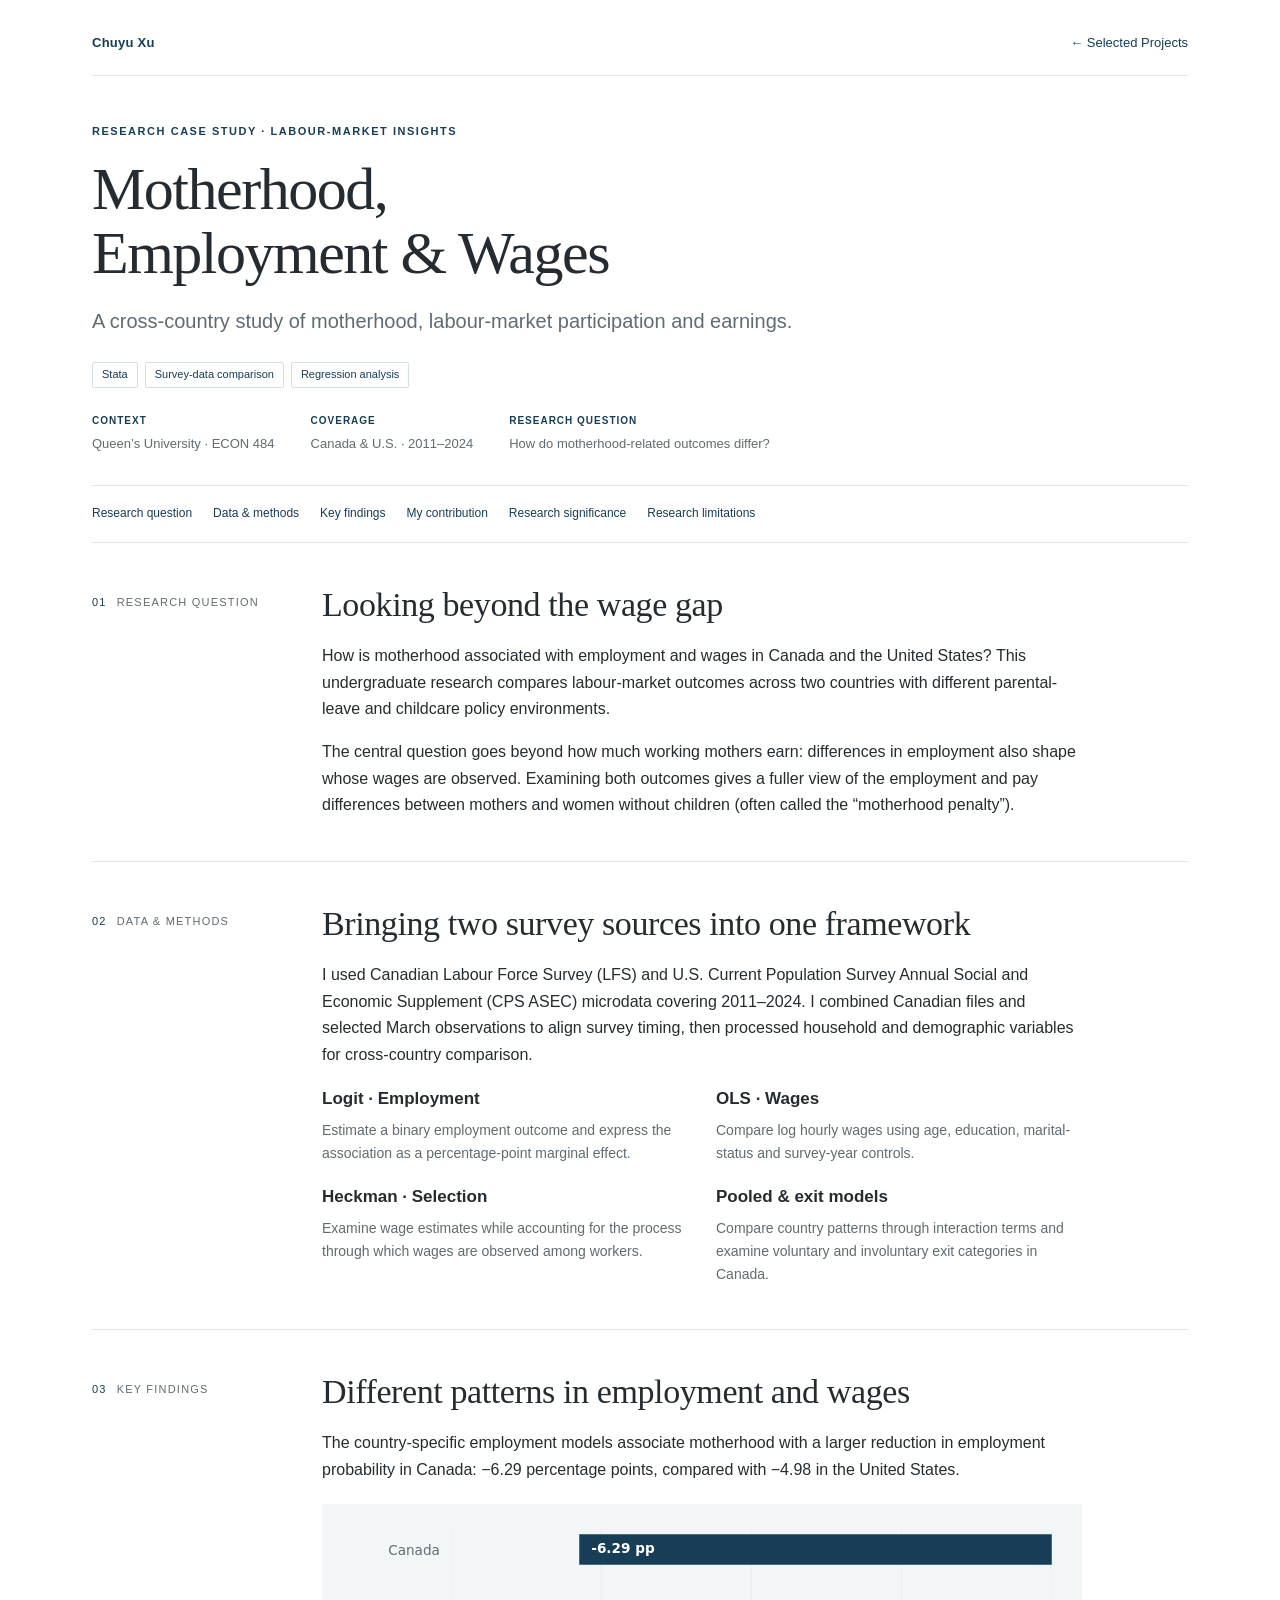
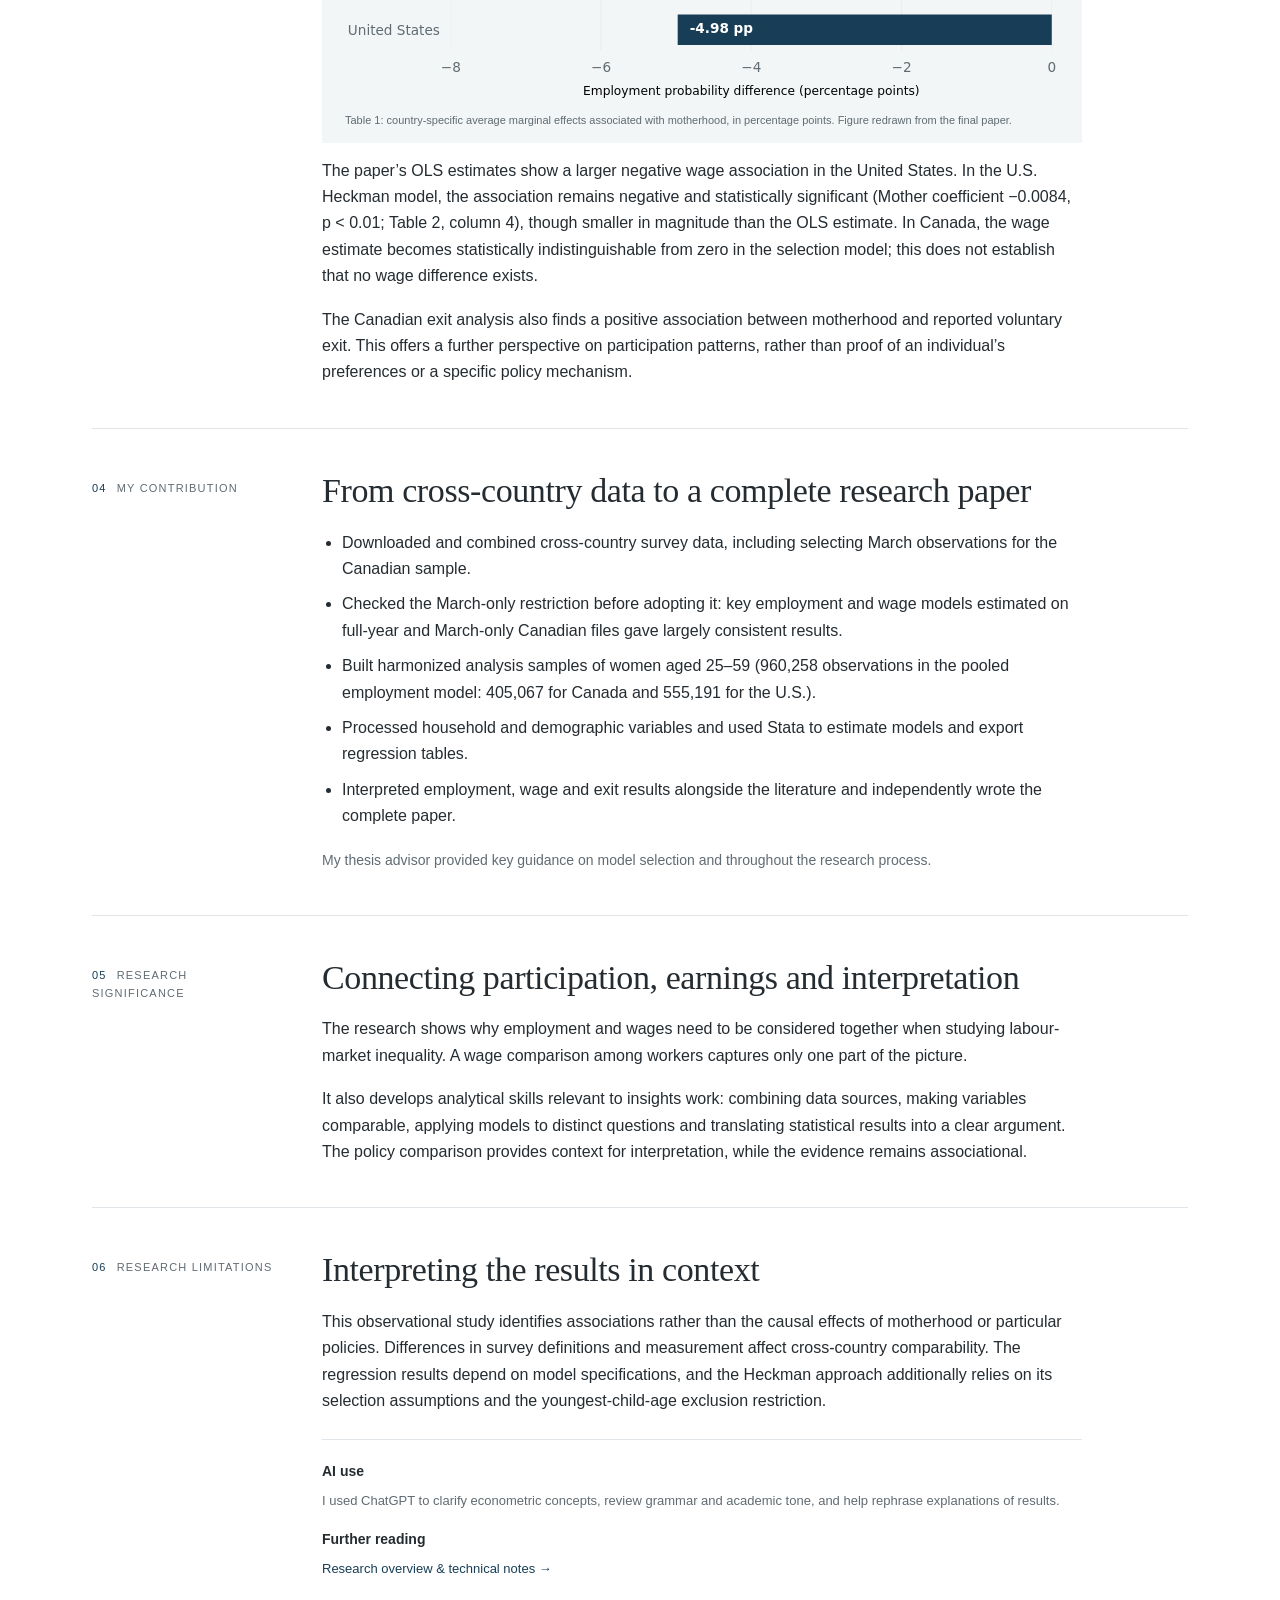
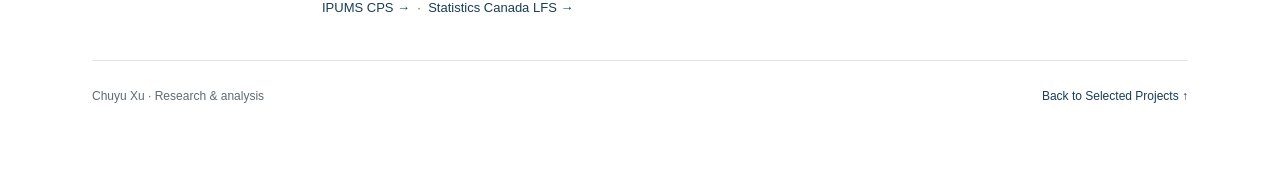
<file: projects/motherhood-penalty/index.html>
<!doctype html><html lang="en"><head><meta charset="utf-8"><meta name="viewport" content="width=device-width,initial-scale=1"><meta name="description" content="A research case study comparing motherhood-related employment and wage patterns in Canada and the United States."><title>Motherhood, Employment &amp; Wages | Chuyu Xu</title><link rel="stylesheet" href="../../styles.css"></head><body><main class="case-shell">
<nav class="case-nav" aria-label="Portfolio"><a class="brand" href="../../index.html">Chuyu Xu</a><a href="../../index.html#projects">← Selected Projects</a></nav>
<header class="case-hero"><div class="eyebrow">Research case study · Labour-market insights</div><h1>Motherhood,<br>Employment &amp; Wages</h1><p class="lede">A cross-country study of motherhood, labour-market participation and earnings.</p><div class="tags"><span class="tag">Stata</span><span class="tag">Survey-data comparison</span><span class="tag">Regression analysis</span></div><div class="project-meta"><div><strong>Context</strong>Queen’s University · ECON 484</div><div><strong>Coverage</strong>Canada &amp; U.S. · 2011–2024</div><div><strong>Research question</strong>How do motherhood-related outcomes differ?</div></div></header>
<nav class="jump-nav" aria-label="Case sections"><a href="#overview">Research question</a><a href="#approach">Data &amp; methods</a><a href="#findings">Key findings</a><a href="#contribution">My contribution</a><a href="#implications">Research significance</a><a href="#limitations">Research limitations</a></nav><section class="case-section" id="overview"><div class="section-label"><span>01</span>Research question</div><div class="section-body"><h2>Looking beyond the wage gap</h2><p>How is motherhood associated with employment and wages in Canada and the United States? This undergraduate research compares labour-market outcomes across two countries with different parental-leave and childcare policy environments.</p><p>The central question goes beyond how much working mothers earn: differences in employment also shape whose wages are observed. Examining both outcomes gives a fuller view of the employment and pay differences between mothers and women without children (often called the “motherhood penalty”).</p></div></section><section class="case-section" id="approach"><div class="section-label"><span>02</span>Data &amp; methods</div><div class="section-body"><h2>Bringing two survey sources into one framework</h2><p>I used Canadian Labour Force Survey (LFS) and U.S. Current Population Survey Annual Social and Economic Supplement (CPS ASEC) microdata covering 2011–2024. I combined Canadian files and selected March observations to align survey timing, then processed household and demographic variables for cross-country comparison.</p><div class="method-grid"><div><h3>Logit · Employment</h3><p>Estimate a binary employment outcome and express the association as a percentage-point marginal effect.</p></div><div><h3>OLS · Wages</h3><p>Compare log hourly wages using age, education, marital-status and survey-year controls.</p></div><div><h3>Heckman · Selection</h3><p>Examine wage estimates while accounting for the process through which wages are observed among workers.</p></div><div><h3>Pooled &amp; exit models</h3><p>Compare country patterns through interaction terms and examine voluntary and involuntary exit categories in Canada.</p></div></div></div></section><section class="case-section" id="findings"><div class="section-label"><span>03</span>Key findings</div><div class="section-body"><h2>Different patterns in employment and wages</h2><p>The country-specific employment models associate motherhood with a larger reduction in employment probability in Canada: −6.29 percentage points, compared with −4.98 in the United States.</p><figure class="chart"><picture><source media="(max-width: 580px)" srcset="employment-associations-mobile.svg"><img src="employment-associations.svg" alt="Employment associations: Canada minus 6.29 percentage points; United States minus 4.98 percentage points."></picture><figcaption>Table 1: country-specific average marginal effects associated with motherhood, in percentage points. Figure redrawn from the final paper.</figcaption></figure><p>The paper’s OLS estimates show a larger negative wage association in the United States. In the U.S. Heckman model, the association remains negative and statistically significant (Mother coefficient −0.0084, p &lt; 0.01; Table 2, column 4), though smaller in magnitude than the OLS estimate. In Canada, the wage estimate becomes statistically indistinguishable from zero in the selection model; this does not establish that no wage difference exists.</p><p>The Canadian exit analysis also finds a positive association between motherhood and reported voluntary exit. This offers a further perspective on participation patterns, rather than proof of an individual’s preferences or a specific policy mechanism.</p></div></section><section class="case-section" id="contribution"><div class="section-label"><span>04</span>My contribution</div><div class="section-body"><h2>From cross-country data to a complete research paper</h2><ul><li>Downloaded and combined cross-country survey data, including selecting March observations for the Canadian sample.</li><li>Checked the March-only restriction before adopting it: key employment and wage models estimated on full-year and March-only Canadian files gave largely consistent results.</li><li>Built harmonized analysis samples of women aged 25–59 (960,258 observations in the pooled employment model: 405,067 for Canada and 555,191 for the U.S.).</li><li>Processed household and demographic variables and used Stata to estimate models and export regression tables.</li><li>Interpreted employment, wage and exit results alongside the literature and independently wrote the complete paper.</li></ul><p class="finding-note" style="margin-top:20px">My thesis advisor provided key guidance on model selection and throughout the research process.</p></div></section><section class="case-section" id="implications"><div class="section-label"><span>05</span>Research significance</div><div class="section-body"><h2>Connecting participation, earnings and interpretation</h2><p>The research shows why employment and wages need to be considered together when studying labour-market inequality. A wage comparison among workers captures only one part of the picture.</p><p>It also develops analytical skills relevant to insights work: combining data sources, making variables comparable, applying models to distinct questions and translating statistical results into a clear argument. The policy comparison provides context for interpretation, while the evidence remains associational.</p></div></section><section class="case-section" id="limitations"><div class="section-label"><span>06</span>Research limitations</div><div class="section-body"><h2>Interpreting the results in context</h2><p>This observational study identifies associations rather than the causal effects of motherhood or particular policies. Differences in survey definitions and measurement affect cross-country comparability. The regression results depend on model specifications, and the Heckman approach additionally relies on its selection assumptions and the youngest-child-age exclusion restriction.</p><div class="disclosure"><h3>AI use</h3><p>I used ChatGPT to clarify econometric concepts, review grammar and academic tone, and help rephrase explanations of results.</p><h3>Further reading</h3><p><a href="https://github.com/chuyu-xu/chuyu-xu.github.io/blob/main/projects/motherhood-penalty/README.md">Research overview &amp; technical notes →</a></p><p><a href="https://cps.ipums.org/cps/">IPUMS CPS →</a> &nbsp;·&nbsp; <a href="https://www150.statcan.gc.ca/n1/pub/71m0001x/71m0001x2021001-eng.htm">Statistics Canada LFS →</a></p></div></div></section><footer class="case-footer"><span>Chuyu Xu · Research &amp; analysis</span><a href="../../index.html#projects">Back to Selected Projects ↑</a></footer></main></body></html>
</file>
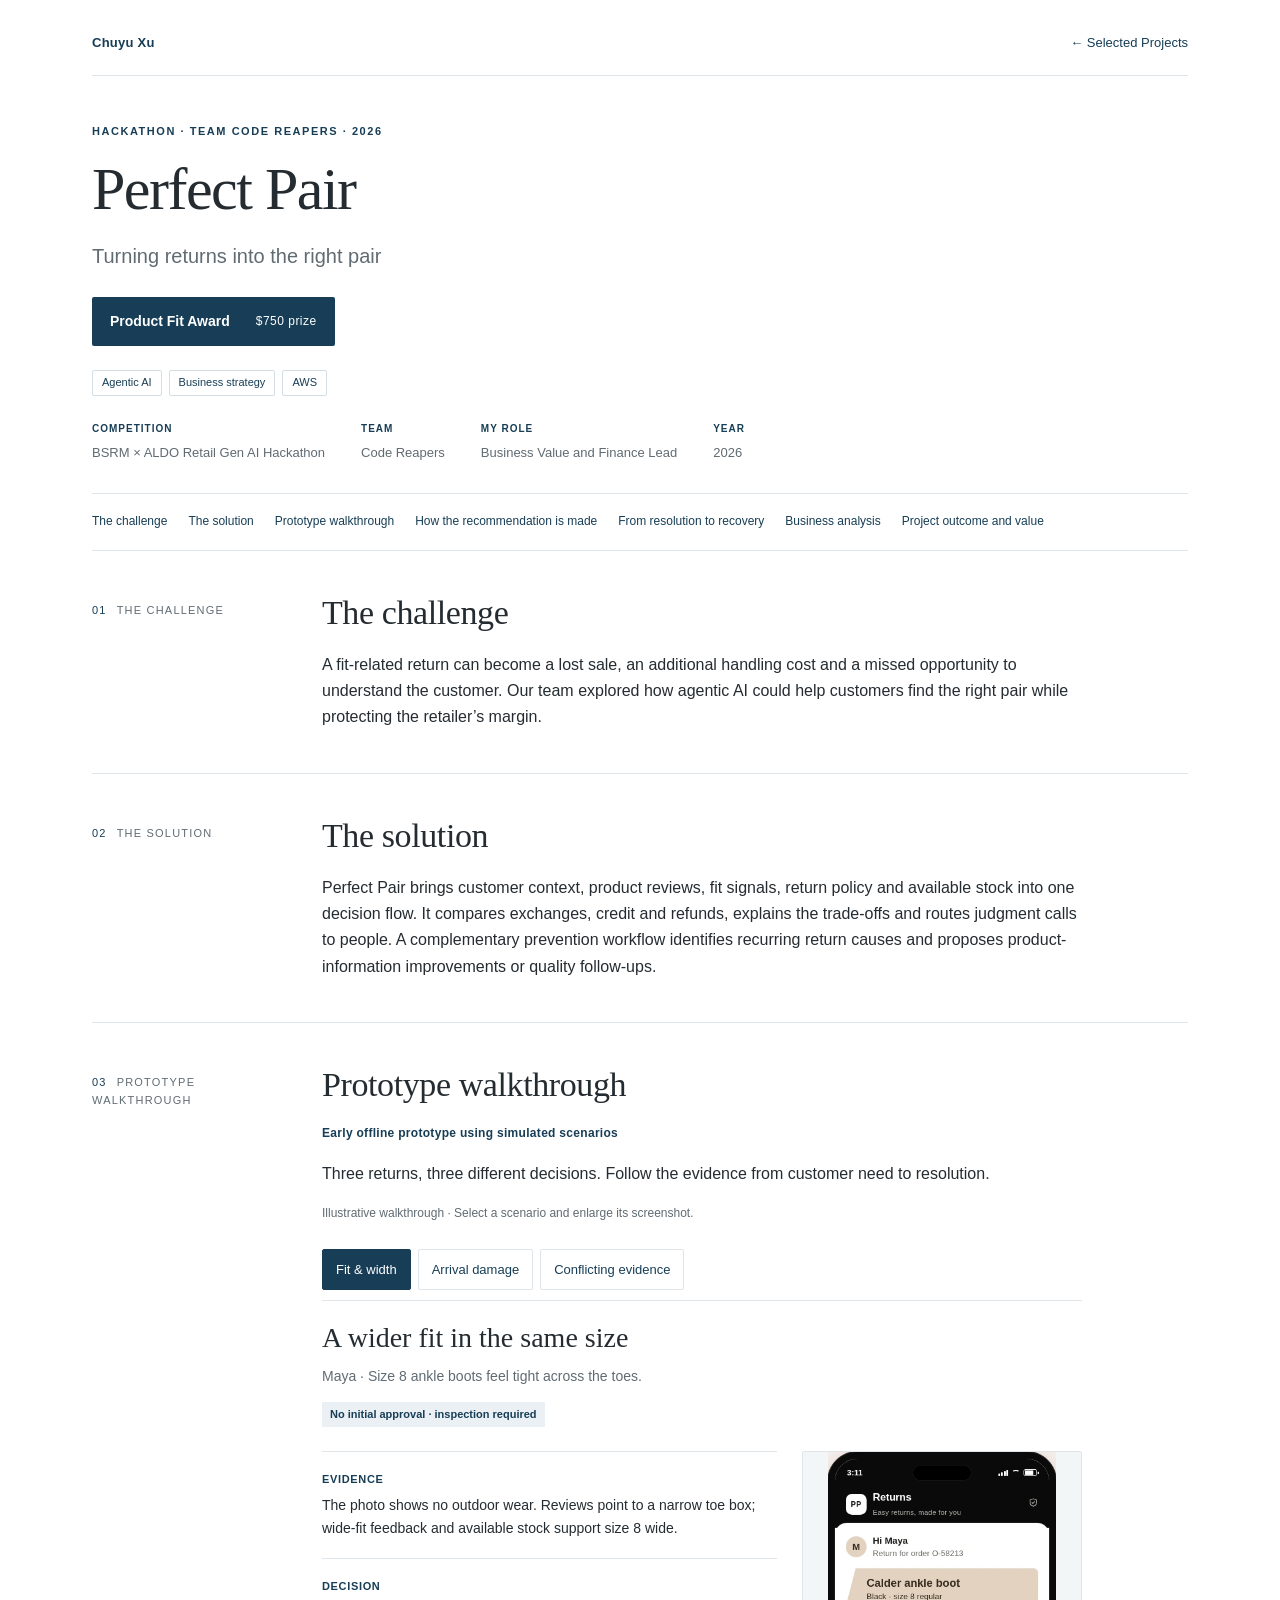
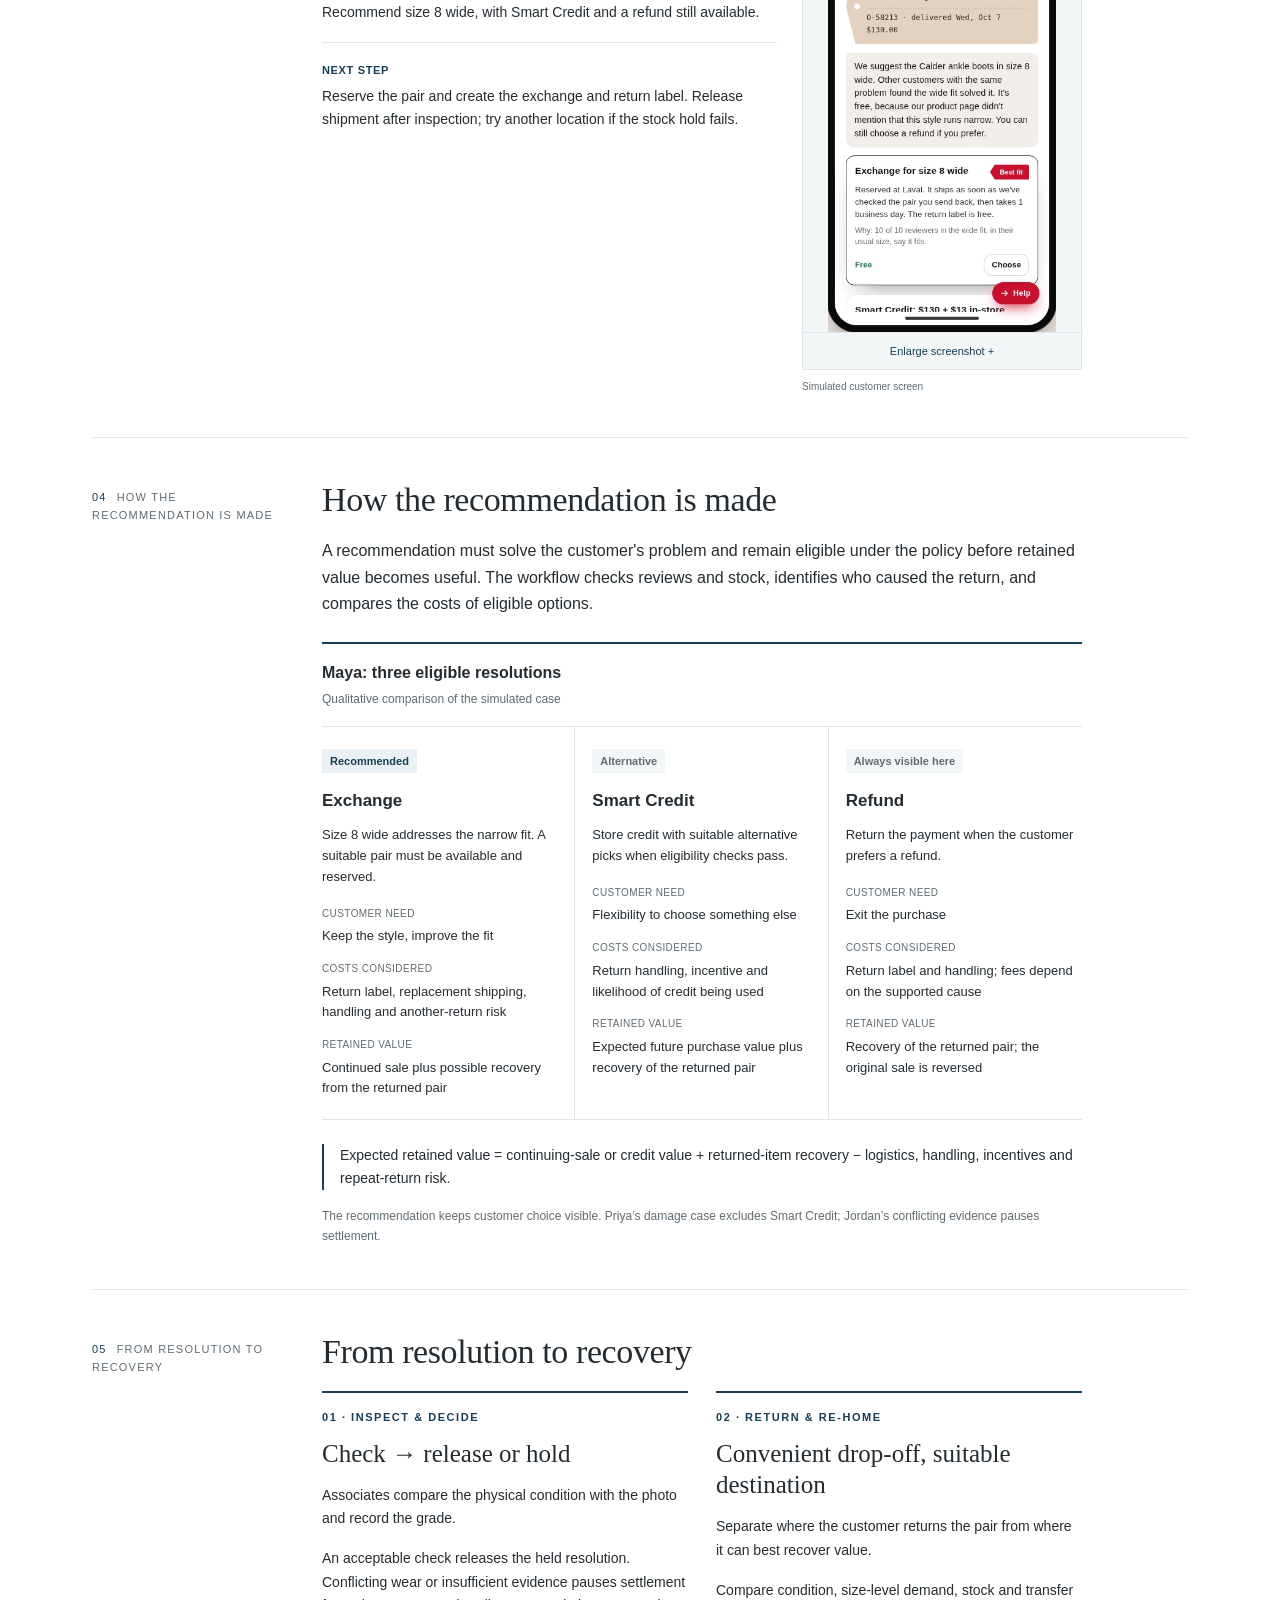
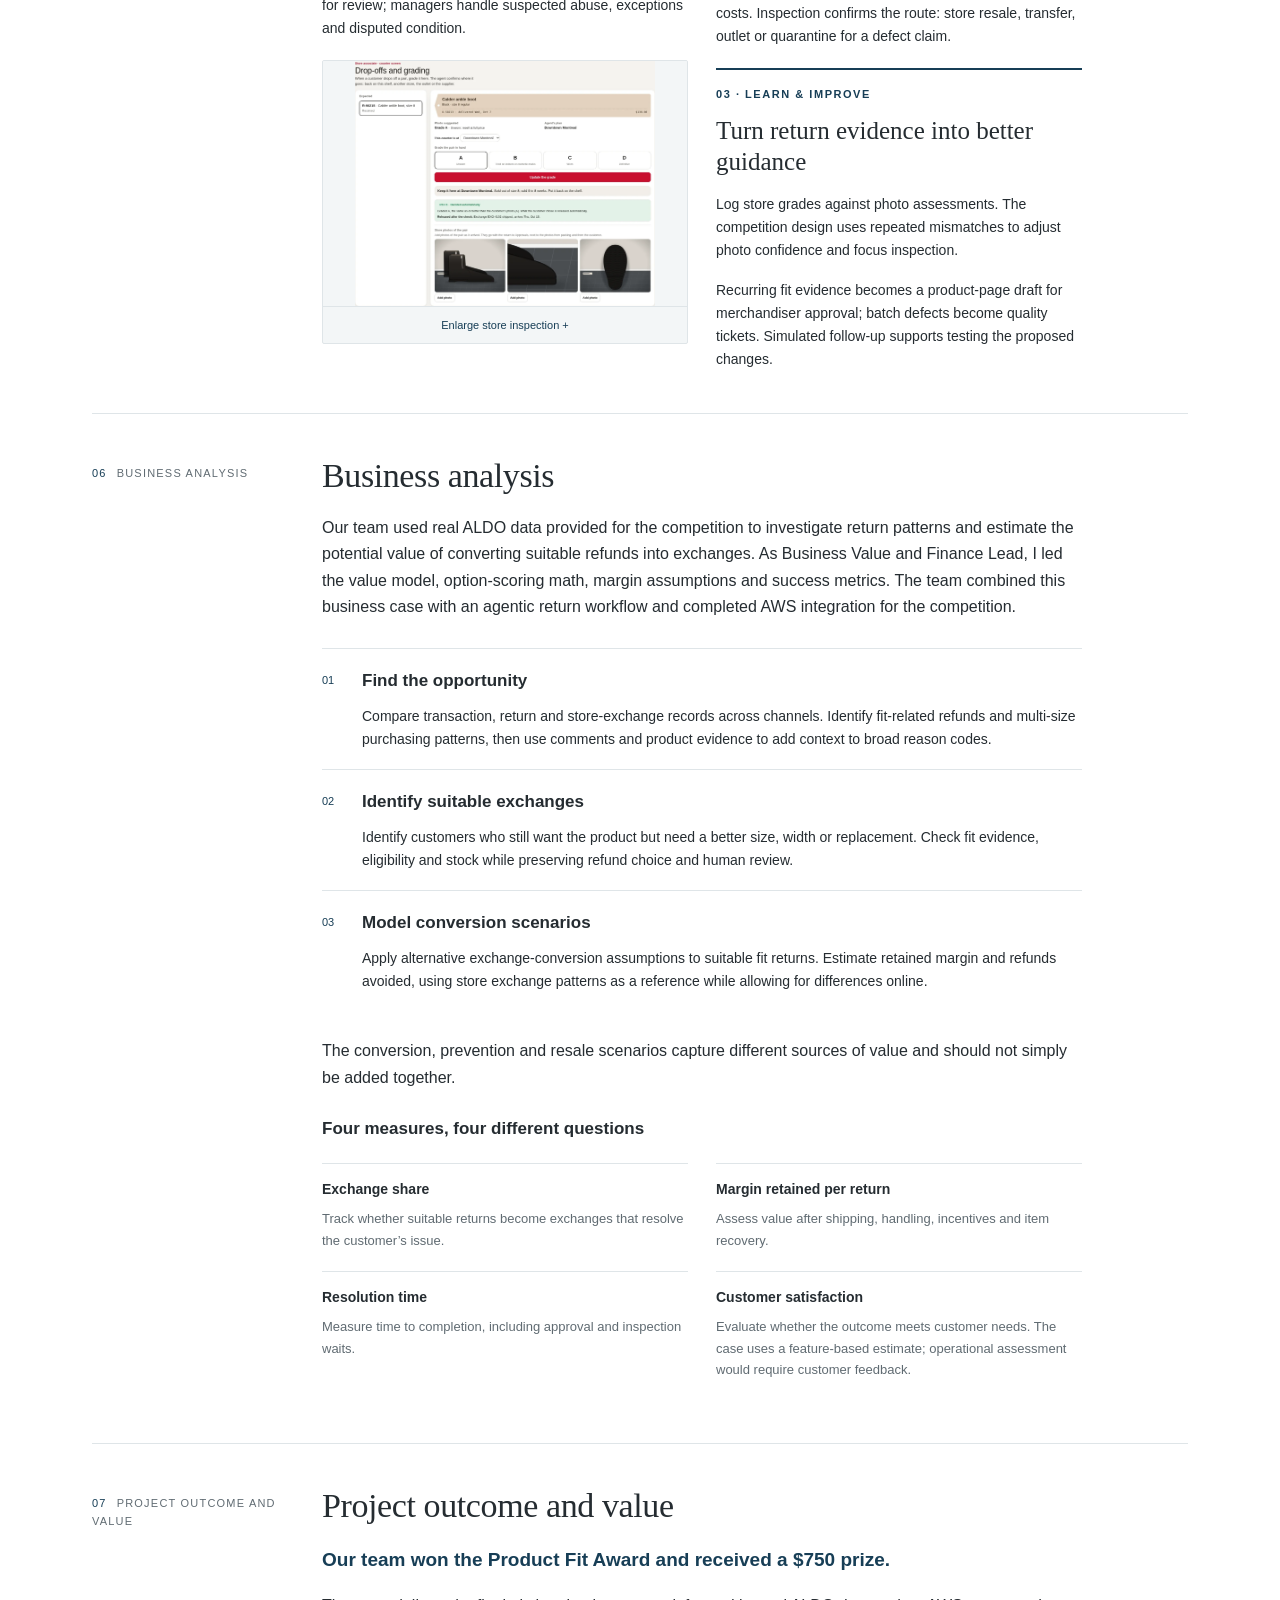
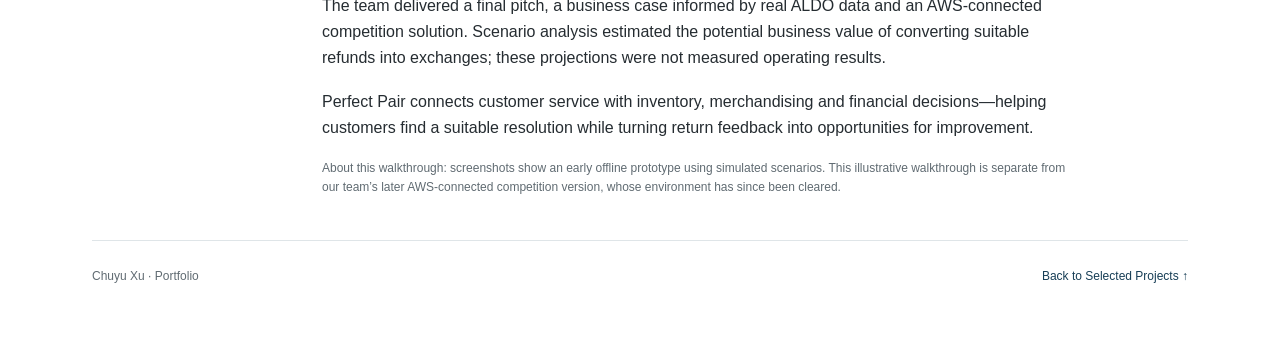
<file: projects/perfect-pair/index.html>
<!doctype html><html lang="en"><head><meta charset="utf-8"><meta name="viewport" content="width=device-width,initial-scale=1"><title>Perfect Pair | Chuyu Xu</title><link rel="stylesheet" href="../../styles.css"><link rel="stylesheet" href="perfect-pair.css"></head><body><main class="case-shell"><nav class="case-nav"><a class="brand" href="../../index.html">Chuyu Xu</a><a href="../../index.html#projects">← Selected Projects</a></nav><header class="case-hero"><div class="eyebrow">Hackathon · Team Code Reapers · 2026</div><h1>Perfect Pair</h1><p class="lede">Turning returns into the right pair</p><div class="pair-award"><span>Product Fit Award</span><strong>$750 prize</strong></div><div class="tags"><span class="tag">Agentic AI</span><span class="tag">Business strategy</span><span class="tag">AWS</span></div><div class="project-meta"><div><strong>Competition</strong>BSRM × ALDO Retail Gen AI Hackathon</div><div><strong>Team</strong>Code Reapers</div><div><strong>My role</strong>Business Value and Finance Lead</div><div><strong>Year</strong>2026</div></div></header><nav class="jump-nav" aria-label="Case sections"><a href="#challenge">The challenge</a><a href="#solution">The solution</a><a href="#prototype">Prototype walkthrough</a><a href="#decision">How the recommendation is made</a><a href="#operations">From resolution to recovery</a><a href="#business-case">Business analysis</a><a href="#outcome">Project outcome and value</a></nav><section class="case-section" id="challenge"><div class="section-label"><span>01</span>The challenge</div><div class="section-body"><h2>The challenge</h2><p>A fit-related return can become a lost sale, an additional handling cost and a missed opportunity to understand the customer. Our team explored how agentic AI could help customers find the right pair while protecting the retailer’s margin.</p></div></section><section class="case-section" id="solution"><div class="section-label"><span>02</span>The solution</div><div class="section-body"><h2>The solution</h2><p>Perfect Pair brings customer context, product reviews, fit signals, return policy and available stock into one decision flow. It compares exchanges, credit and refunds, explains the trade-offs and routes judgment calls to people. A complementary prevention workflow identifies recurring return causes and proposes product-information improvements or quality follow-ups.</p></div></section><section class="case-section" id="prototype"><div class="section-label"><span>03</span>Prototype walkthrough</div><div class="section-body"><h2>Prototype walkthrough</h2><p class="source-label">Early offline prototype using simulated scenarios</p><p>Three returns, three different decisions. Follow the evidence from customer need to resolution.</p><p class="micro">Illustrative walkthrough · Select a scenario and enlarge its screenshot.</p><div class="scenario-tabs" role="tablist" aria-label="Return scenarios"><button id="tab-maya" role="tab" aria-selected="true" aria-controls="scenario-panel" tabindex="0" data-scenario="maya">Fit & width</button><button id="tab-priya" role="tab" aria-selected="false" aria-controls="scenario-panel" tabindex="-1" data-scenario="priya">Arrival damage</button><button id="tab-jordan" role="tab" aria-selected="false" aria-controls="scenario-panel" tabindex="-1" data-scenario="jordan">Conflicting evidence</button></div><div id="scenario-panel" role="tabpanel" aria-labelledby="tab-maya" tabindex="0"></div><noscript><p>Enable JavaScript to switch scenarios. Maya: wide-fit exchange; Priya: damaged-arrival replacement; Jordan: settlement paused for human review.</p></noscript></div></section><section class="case-section" id="decision"><div class="section-label"><span>04</span>How the recommendation is made</div><div class="section-body"><h2>How the recommendation is made</h2><p>A recommendation must solve the customer's problem and remain eligible under the policy before retained value becomes useful. The workflow checks reviews and stock, identifies who caused the return, and compares the costs of eligible options.</p><div class="comparison" role="region" aria-label="Maya option comparison"><div class="comparison-heading"><strong>Maya: three eligible resolutions</strong><span class="micro">Qualitative comparison of the simulated case</span></div><div class="compare-grid"><article><span class="pill">Recommended</span><h3>Exchange</h3><p>Size 8 wide addresses the narrow fit. A suitable pair must be available and reserved.</p><dl><dt>Customer need</dt><dd>Keep the style, improve the fit</dd><dt>Costs considered</dt><dd>Return label, replacement shipping, handling and another-return risk</dd><dt>Retained value</dt><dd>Continued sale plus possible recovery from the returned pair</dd></dl></article><article><span class="pill muted-pill">Alternative</span><h3>Smart Credit</h3><p>Store credit with suitable alternative picks when eligibility checks pass.</p><dl><dt>Customer need</dt><dd>Flexibility to choose something else</dd><dt>Costs considered</dt><dd>Return handling, incentive and likelihood of credit being used</dd><dt>Retained value</dt><dd>Expected future purchase value plus recovery of the returned pair</dd></dl></article><article><span class="pill muted-pill">Always visible here</span><h3>Refund</h3><p>Return the payment when the customer prefers a refund.</p><dl><dt>Customer need</dt><dd>Exit the purchase</dd><dt>Costs considered</dt><dd>Return label and handling; fees depend on the supported cause</dd><dt>Retained value</dt><dd>Recovery of the returned pair; the original sale is reversed</dd></dl></article></div></div><p class="formula">Expected retained value = continuing-sale or credit value + returned-item recovery − logistics, handling, incentives and repeat-return risk.</p><p class="micro">The recommendation keeps customer choice visible. Priya’s damage case excludes Smart Credit; Jordan’s conflicting evidence pauses settlement.</p></div></section><section class="case-section" id="operations"><div class="section-label"><span>05</span>From resolution to recovery</div><div class="section-body"><h2>From resolution to recovery</h2><div class="recovery-cards"><article><div class="eyebrow">01 · Inspect &amp; decide</div><h3>Check → release or hold</h3><p>Associates compare the physical condition with the photo and record the grade.</p><p>An acceptable check releases the held resolution. Conflicting wear or insufficient evidence pauses settlement for review; managers handle suspected abuse, exceptions and disputed condition.</p><button class="image-button wide-shot" data-zoom="assets/store-inspection.webp" aria-label="Enlarge simulated store inspection screenshot"><img src="assets/store-inspection.webp" alt="Simulated store inspection: condition grading and release after the quality check." loading="lazy"><span>Enlarge store inspection +</span></button></article><article><div class="eyebrow">02 · Return &amp; re-home</div><h3>Convenient drop-off, suitable destination</h3><p>Separate where the customer returns the pair from where it can best recover value.</p><p>Compare condition, size-level demand, stock and transfer costs. Inspection confirms the route: store resale, transfer, outlet or quarantine for a defect claim.</p></article><article><div class="eyebrow">03 · Learn &amp; improve</div><h3>Turn return evidence into better guidance</h3><p>Log store grades against photo assessments. The competition design uses repeated mismatches to adjust photo confidence and focus inspection.</p><p>Recurring fit evidence becomes a product-page draft for merchandiser approval; batch defects become quality tickets. Simulated follow-up supports testing the proposed changes.</p></article></div></div></section><section class="case-section" id="business-case"><div class="section-label"><span>06</span>Business analysis</div><div class="section-body"><h2>Business analysis</h2><p>Our team used real ALDO data provided for the competition to investigate return patterns and estimate the potential value of converting suitable refunds into exchanges. As Business Value and Finance Lead, I led the value model, option-scoring math, margin assumptions and success metrics. The team combined this business case with an agentic return workflow and completed AWS integration for the competition.</p><div class="analysis-steps"><article><span>01</span><h3>Find the opportunity</h3><p>Compare transaction, return and store-exchange records across channels. Identify fit-related refunds and multi-size purchasing patterns, then use comments and product evidence to add context to broad reason codes.</p></article><article><span>02</span><h3>Identify suitable exchanges</h3><p>Identify customers who still want the product but need a better size, width or replacement. Check fit evidence, eligibility and stock while preserving refund choice and human review.</p></article><article><span>03</span><h3>Model conversion scenarios</h3><p>Apply alternative exchange-conversion assumptions to suitable fit returns. Estimate retained margin and refunds avoided, using store exchange patterns as a reference while allowing for differences online.</p></article></div><p>The conversion, prevention and resale scenarios capture different sources of value and should not simply be added together.</p><h3>Four measures, four different questions</h3><div class="metric-grid"><article><h4>Exchange share</h4><p>Track whether suitable returns become exchanges that resolve the customer’s issue.</p></article><article><h4>Margin retained per return</h4><p>Assess value after shipping, handling, incentives and item recovery.</p></article><article><h4>Resolution time</h4><p>Measure time to completion, including approval and inspection waits.</p></article><article><h4>Customer satisfaction</h4><p>Evaluate whether the outcome meets customer needs. The case uses a feature-based estimate; operational assessment would require customer feedback.</p></article></div></div></section><section class="case-section" id="outcome"><div class="section-label"><span>07</span>Project outcome and value</div><div class="section-body"><h2>Project outcome and value</h2><p class="pair-award-statement">Our team won the Product Fit Award and received a $750 prize.</p><p>The team delivered a final pitch, a business case informed by real ALDO data and an AWS-connected competition solution. Scenario analysis estimated the potential business value of converting suitable refunds into exchanges; these projections were not measured operating results.</p><p>Perfect Pair connects customer service with inventory, merchandising and financial decisions—helping customers find a suitable resolution while turning return feedback into opportunities for improvement.</p><p class="micro">About this walkthrough: screenshots show an early offline prototype using simulated scenarios. This illustrative walkthrough is separate from our team’s later AWS-connected competition version, whose environment has since been cleared.</p></div></section><footer class="case-footer"><span>Chuyu Xu · Portfolio</span><a href="../../index.html#projects">Back to Selected Projects ↑</a></footer></main><dialog id="image-viewer" aria-label="Enlarged prototype screenshot"><button id="close-viewer" aria-label="Close enlarged image">Close ×</button><img id="large-image" alt=""><p>Early offline prototype using simulated scenarios</p></dialog><script src="walkthrough.js"></script></body></html>
</file>
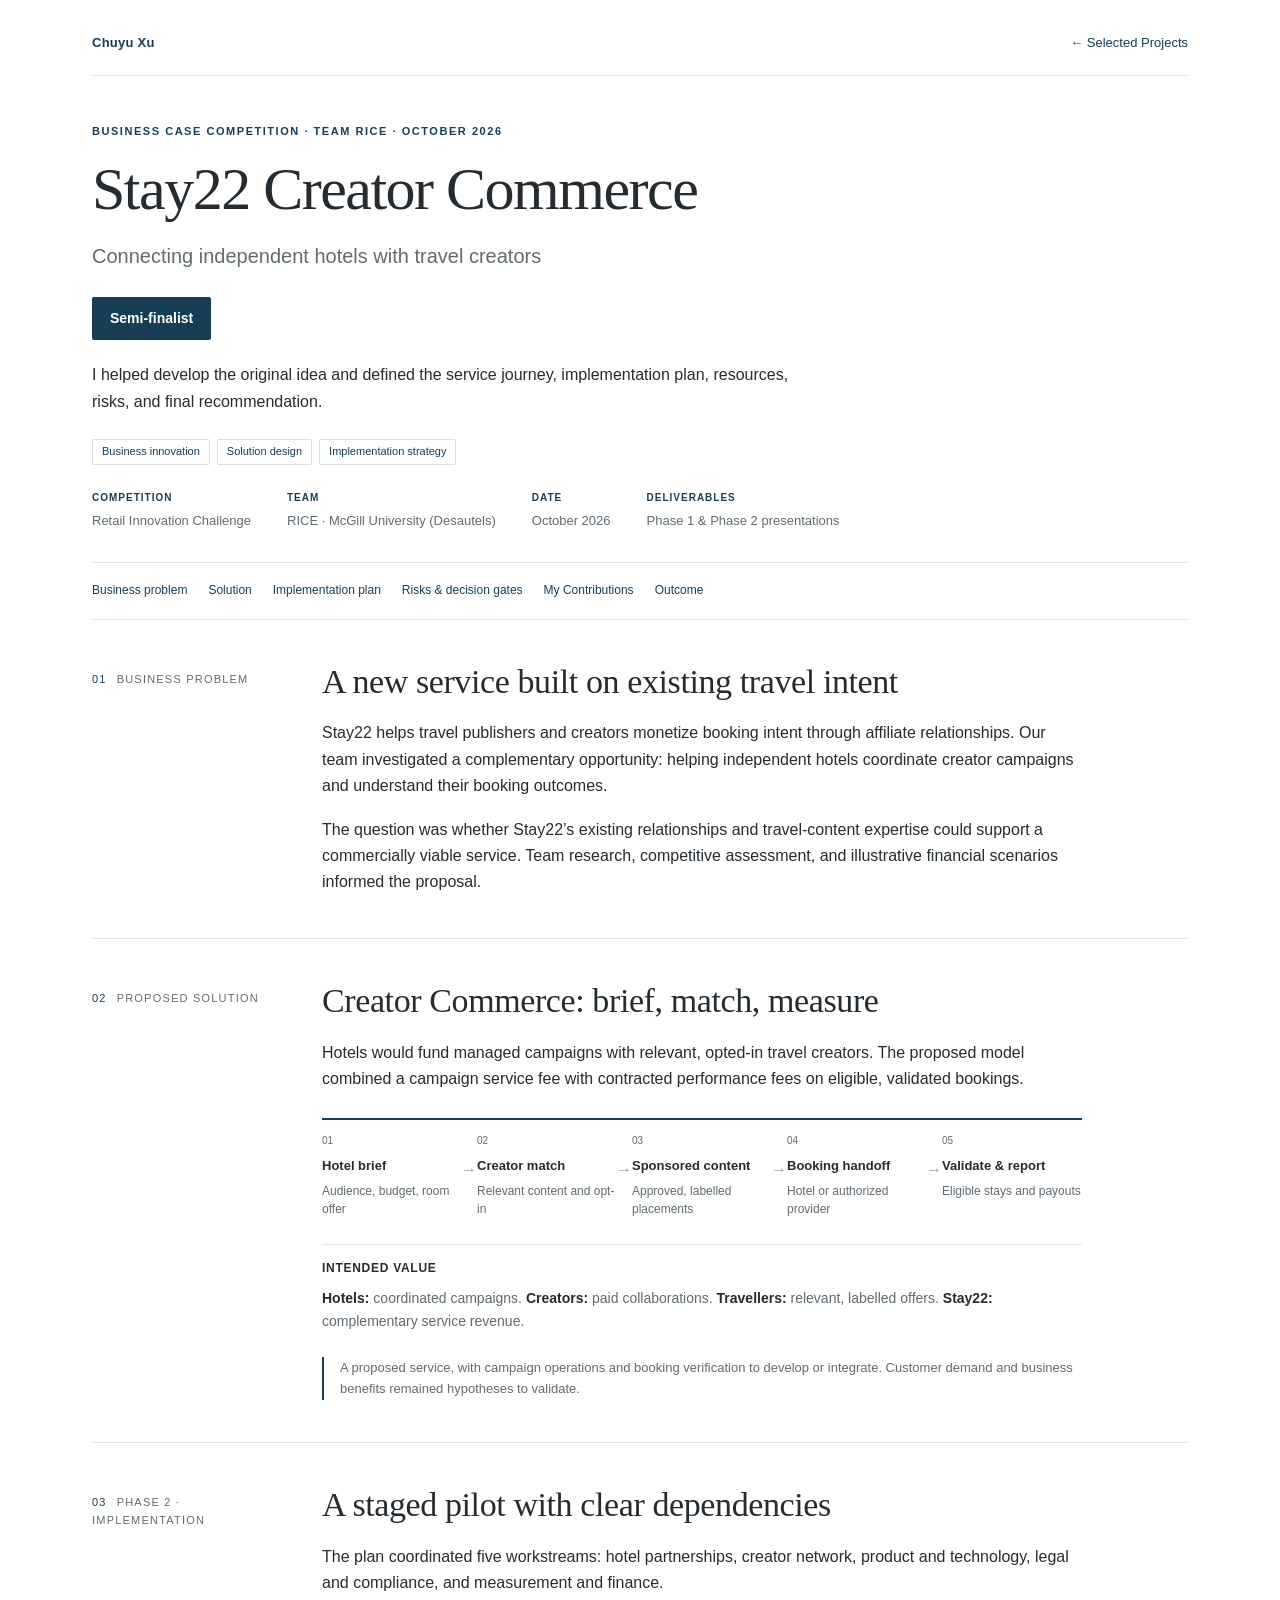
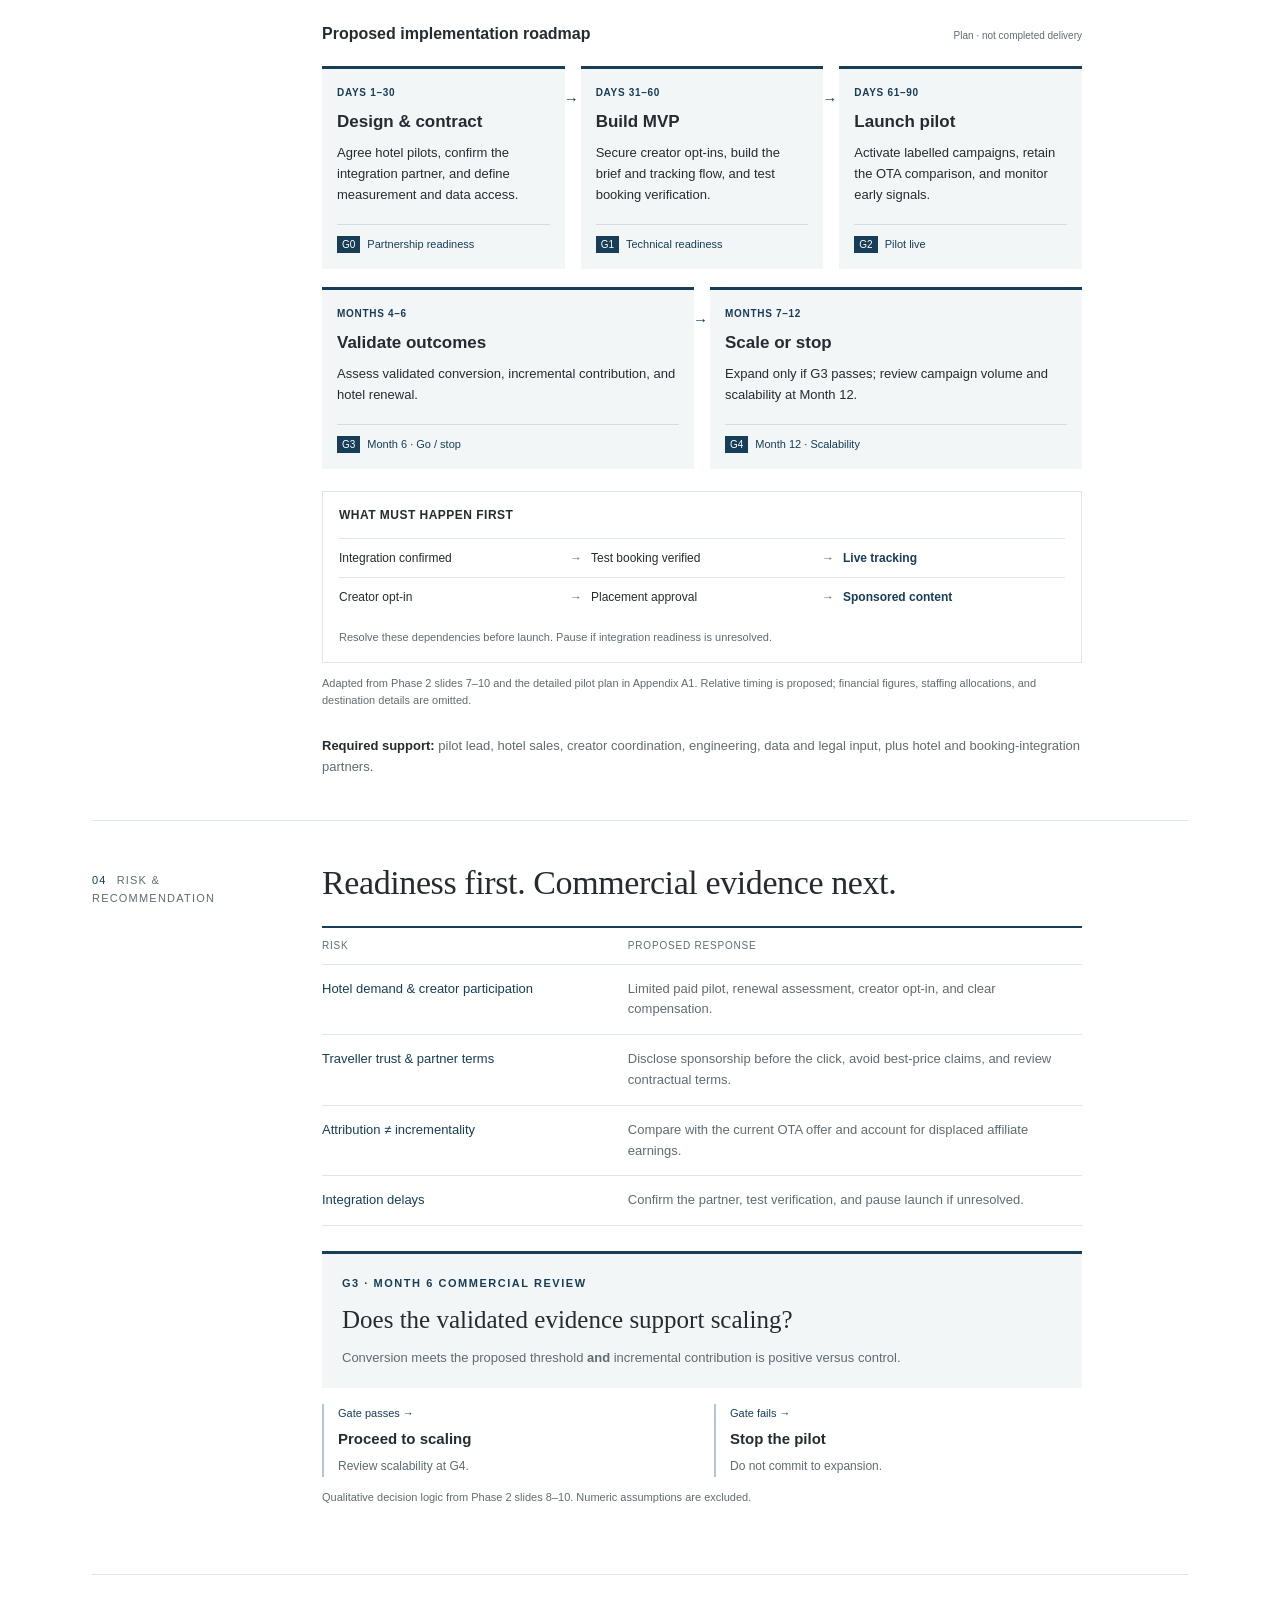
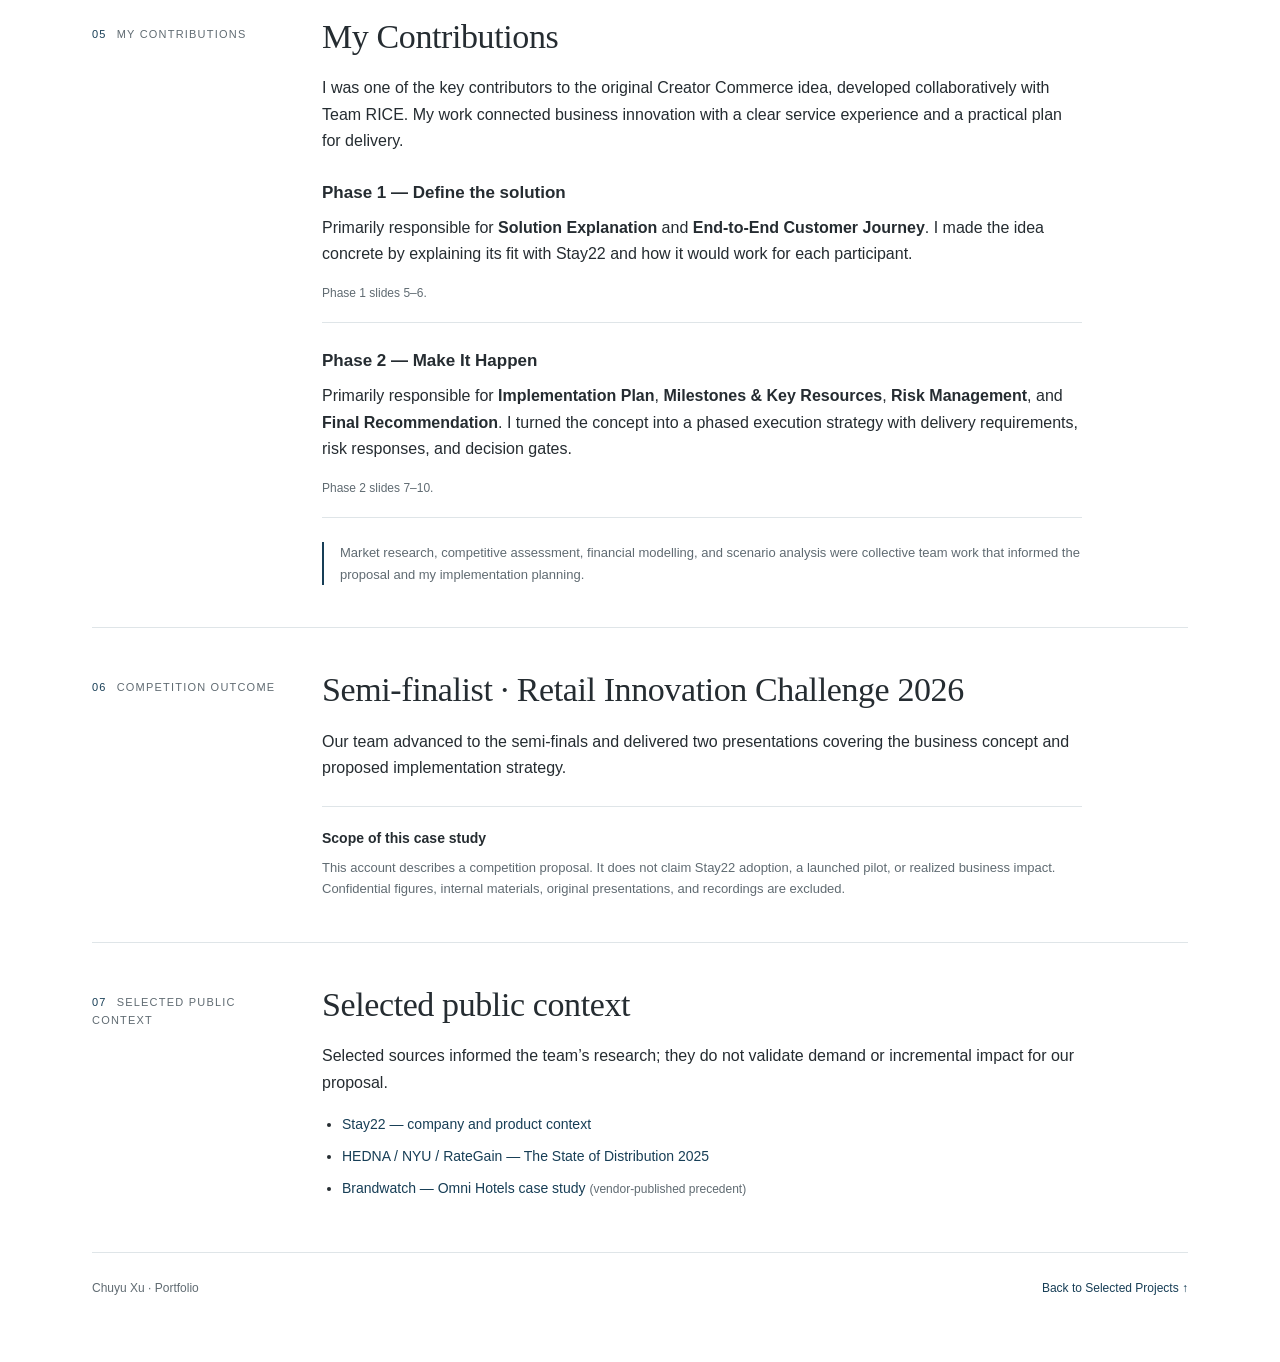
<file: projects/stay22-creator-commerce/index.html>
<!doctype html>
<html lang="en">
<head><meta charset="utf-8"><meta name="viewport" content="width=device-width,initial-scale=1"><meta name="description" content="Stay22 Creator Commerce: Chuyu Xu’s solution design, implementation roadmap, and risk management work. Retail Innovation Challenge semi-finalist."><title>Stay22 Creator Commerce | Chuyu Xu</title><link rel="stylesheet" href="../../styles.css"><link rel="stylesheet" href="stay22.css?v=roadmap-2"></head>
<body><a class="skip-link" href="#challenge">Skip to case study</a><main class="case-shell"><nav class="case-nav" aria-label="Portfolio"><a class="brand" href="../../index.html">Chuyu Xu</a><a href="../../index.html#projects">← Selected Projects</a></nav>
<header class="case-hero"><div class="eyebrow">Business case competition · Team RICE · October 2026</div><h1>Stay22 Creator Commerce</h1><p class="lede">Connecting independent hotels with travel creators</p><p class="achievement">Semi-finalist</p><p class="hero-summary">I helped develop the original idea and defined the service journey, implementation plan, resources, risks, and final recommendation.</p><div class="tags"><span class="tag">Business innovation</span><span class="tag">Solution design</span><span class="tag">Implementation strategy</span></div><div class="project-meta"><div><strong>Competition</strong>Retail Innovation Challenge</div><div><strong>Team</strong>RICE · McGill University (Desautels)</div><div><strong>Date</strong>October 2026</div><div><strong>Deliverables</strong>Phase 1 &amp; Phase 2 presentations</div></div></header>
<nav class="jump-nav" aria-label="Case sections"><a href="#challenge">Business problem</a><a href="#solution">Solution</a><a href="#execution">Implementation plan</a><a href="#risks">Risks & decision gates</a><a href="#contributions">My Contributions</a><a href="#outcome">Outcome</a></nav>
<section class="case-section" id="challenge"><div class="section-label"><span>01</span>Business problem</div><div class="section-body"><h2>A new service built on existing travel intent</h2><p>Stay22 helps travel publishers and creators monetize booking intent through affiliate relationships. Our team investigated a complementary opportunity: helping independent hotels coordinate creator campaigns and understand their booking outcomes.</p><p>The question was whether Stay22’s existing relationships and travel-content expertise could support a commercially viable service. Team research, competitive assessment, and illustrative financial scenarios informed the proposal.</p></div></section>
<section class="case-section" id="solution"><div class="section-label"><span>02</span>Proposed solution</div><div class="section-body"><h2>Creator Commerce: brief, match, measure</h2><p>Hotels would fund managed campaigns with relevant, opted-in travel creators. The proposed model combined a campaign service fee with contracted performance fees on eligible, validated bookings.</p>
<ol class="service-flow" aria-label="Proposed customer journey"><li><span>01</span><strong>Hotel brief</strong><p>Audience, budget, room offer</p></li><li><span>02</span><strong>Creator match</strong><p>Relevant content and opt-in</p></li><li><span>03</span><strong>Sponsored content</strong><p>Approved, labelled placements</p></li><li><span>04</span><strong>Booking handoff</strong><p>Hotel or authorized provider</p></li><li><span>05</span><strong>Validate &amp; report</strong><p>Eligible stays and payouts</p></li></ol>
<div class="value-strip"><h3>Intended value</h3><p><strong>Hotels:</strong> coordinated campaigns. <strong>Creators:</strong> paid collaborations. <strong>Travellers:</strong> relevant, labelled offers. <strong>Stay22:</strong> complementary service revenue.</p></div>
<p class="scope-note">A proposed service, with campaign operations and booking verification to develop or integrate. Customer demand and business benefits remained hypotheses to validate.</p></div></section>
<section class="case-section" id="execution"><div class="section-label"><span>03</span>Phase 2 · Implementation</div><div class="section-body"><h2>A staged pilot with clear dependencies</h2><p>The plan coordinated five workstreams: hotel partnerships, creator network, product and technology, legal and compliance, and measurement and finance.</p>
<figure class="implementation-visual" aria-labelledby="roadmap-title"><div class="visual-heading"><h3 id="roadmap-title">Proposed implementation roadmap</h3><span class="visual-status">Plan · not completed delivery</span></div>
<ol class="pilot-roadmap" aria-label="First 90 days"><li><div class="stage-time">Days 1–30</div><h4>Design &amp; contract</h4><p>Agree hotel pilots, confirm the integration partner, and define measurement and data access.</p><div class="stage-gate"><span>G0</span>Partnership readiness</div></li><li><div class="stage-time">Days 31–60</div><h4>Build MVP</h4><p>Secure creator opt-ins, build the brief and tracking flow, and test booking verification.</p><div class="stage-gate"><span>G1</span>Technical readiness</div></li><li><div class="stage-time">Days 61–90</div><h4>Launch pilot</h4><p>Activate labelled campaigns, retain the OTA comparison, and monitor early signals.</p><div class="stage-gate"><span>G2</span>Pilot live</div></li></ol>
<ol class="followup-roadmap" start="4" aria-label="Validation and scale decision"><li><div class="stage-time">Months 4–6</div><h4>Validate outcomes</h4><p>Assess validated conversion, incremental contribution, and hotel renewal.</p><div class="stage-gate"><span>G3</span>Month 6 · Go / stop</div></li><li><div class="stage-time">Months 7–12</div><h4>Scale or stop</h4><p>Expand only if G3 passes; review campaign volume and scalability at Month 12.</p><div class="stage-gate"><span>G4</span>Month 12 · Scalability</div></li></ol>
<div class="dependency-map"><h4>What must happen first</h4><div><span>Integration confirmed</span><b aria-hidden="true">→</b><span>Test booking verified</span><b aria-hidden="true">→</b><strong>Live tracking</strong></div><div><span>Creator opt-in</span><b aria-hidden="true">→</b><span>Placement approval</span><b aria-hidden="true">→</b><strong>Sponsored content</strong></div><p>Resolve these dependencies before launch. Pause if integration readiness is unresolved.</p></div>
<figcaption>Adapted from Phase 2 slides 7–10 and the detailed pilot plan in Appendix A1. Relative timing is proposed; financial figures, staffing allocations, and destination details are omitted.</figcaption></figure>
<p class="resource-note"><strong>Required support:</strong> pilot lead, hotel sales, creator coordination, engineering, data and legal input, plus hotel and booking-integration partners.</p></div></section>
<section class="case-section" id="risks"><div class="section-label"><span>04</span>Risk & recommendation</div><div class="section-body"><h2>Readiness first. Commercial evidence next.</h2><div class="risk-matrix" role="table" aria-label="Proposed risks and responses"><div class="risk-row risk-heading" role="row"><span role="columnheader">Risk</span><span role="columnheader">Proposed response</span></div><div class="risk-row" role="row"><strong role="rowheader">Hotel demand &amp; creator participation</strong><span role="cell">Limited paid pilot, renewal assessment, creator opt-in, and clear compensation.</span></div><div class="risk-row" role="row"><strong role="rowheader">Traveller trust &amp; partner terms</strong><span role="cell">Disclose sponsorship before the click, avoid best-price claims, and review contractual terms.</span></div><div class="risk-row" role="row"><strong role="rowheader">Attribution ≠ incrementality</strong><span role="cell">Compare with the current OTA offer and account for displaced affiliate earnings.</span></div><div class="risk-row" role="row"><strong role="rowheader">Integration delays</strong><span role="cell">Confirm the partner, test verification, and pause launch if unresolved.</span></div></div>
<figure class="decision-visual" aria-labelledby="decision-title"><div class="decision-question"><div class="eyebrow">G3 · Month 6 commercial review</div><h3 id="decision-title">Does the validated evidence support scaling?</h3><p>Conversion meets the proposed threshold <strong>and</strong> incremental contribution is positive versus control.</p></div><div class="decision-branches"><div><span class="branch-label">Gate passes →</span><strong>Proceed to scaling</strong><p>Review scalability at G4.</p></div><div><span class="branch-label">Gate fails →</span><strong>Stop the pilot</strong><p>Do not commit to expansion.</p></div></div><figcaption>Qualitative decision logic from Phase 2 slides 8–10. Numeric assumptions are excluded.</figcaption></figure></div></section>
<section class="case-section" id="contributions"><div class="section-label"><span>05</span>My Contributions</div><div class="section-body"><h2>My Contributions</h2><p>I was one of the key contributors to the original Creator Commerce idea, developed collaboratively with Team RICE. My work connected business innovation with a clear service experience and a practical plan for delivery.</p><div class="contribution-block"><h3>Phase 1 — Define the solution</h3><p>Primarily responsible for <strong>Solution Explanation</strong> and <strong>End-to-End Customer Journey</strong>. I made the idea concrete by explaining its fit with Stay22 and how it would work for each participant.</p><p class="evidence-note">Phase 1 slides 5–6.</p></div><div class="contribution-block"><h3>Phase 2 — Make It Happen</h3><p>Primarily responsible for <strong>Implementation Plan</strong>, <strong>Milestones &amp; Key Resources</strong>, <strong>Risk Management</strong>, and <strong>Final Recommendation</strong>. I turned the concept into a phased execution strategy with delivery requirements, risk responses, and decision gates.</p><p class="evidence-note">Phase 2 slides 7–10.</p></div><p class="scope-note">Market research, competitive assessment, financial modelling, and scenario analysis were collective team work that informed the proposal and my implementation planning.</p></div></section>
<section class="case-section" id="outcome"><div class="section-label"><span>06</span>Competition outcome</div><div class="section-body"><h2>Semi-finalist · Retail Innovation Challenge 2026</h2><p>Our team advanced to the semi-finals and delivered two presentations covering the business concept and proposed implementation strategy.</p><div class="disclosure"><h3>Scope of this case study</h3><p>This account describes a competition proposal. It does not claim Stay22 adoption, a launched pilot, or realized business impact. Confidential figures, internal materials, original presentations, and recordings are excluded.</p></div></div></section>
<section class="case-section" id="references"><div class="section-label"><span>07</span>Selected public context</div><div class="section-body"><h2>Selected public context</h2><p>Selected sources informed the team’s research; they do not validate demand or incremental impact for our proposal.</p><ul class="public-sources"><li><a href="https://www.stay22.com/">Stay22 — company and product context</a></li><li><a href="https://www.hedna.org/wp-content/uploads/2025/08/The-State-of-Distribution-Report-2025.pdf">HEDNA / NYU / RateGain — The State of Distribution 2025</a></li><li><a href="https://www.brandwatch.com/case-studies/omni-hotels/">Brandwatch — Omni Hotels case study</a> <span class="evidence-note">(vendor-published precedent)</span></li></ul></div></section>
<footer class="case-footer"><span>Chuyu Xu · Portfolio</span><a href="../../index.html#projects">Back to Selected Projects ↑</a></footer></main></body></html>
</file>
<file: styles.css>
:root{--ink:#252c31;--muted:#606b72;--accent:#173e56;--line:#dfe5e8;--wash:#f3f6f7;--serif:Georgia,'Times New Roman',serif;--sans:Arial,Helvetica,sans-serif}*{box-sizing:border-box}html{scroll-behavior:smooth}body{margin:0;background:#fff;color:var(--ink);font:16px/1.65 var(--sans)}a{color:var(--accent);text-decoration:none;text-underline-offset:4px}a:hover{text-decoration:underline}a:focus-visible,button:focus-visible{outline:3px solid var(--accent);outline-offset:5px}img,svg{max-width:100%}button{font:inherit}.container,.case-shell{max-width:1160px;margin:auto;padding:32px 32px 64px}.tabs{display:flex;justify-content:flex-start;gap:28px;border-bottom:1px solid var(--line);margin-bottom:44px}.tab-button{border:0;border-radius:0;background:transparent;padding:10px 0 14px;color:var(--muted);cursor:pointer;font-size:14px}.tab-button.active{color:var(--accent);border-bottom:2px solid var(--accent);background:transparent}.tab-content{display:none}.tab-content.active{display:block}.eyebrow{font-size:11px;letter-spacing:.14em;text-transform:uppercase;color:var(--accent);font-weight:700}.project-intro{margin-bottom:32px;max-width:710px}.project-intro h1{font:normal 52px/1.1 var(--serif);letter-spacing:-1px;margin:10px 0 16px}.project-intro p{color:var(--muted);max-width:650px;margin:0}.cards{display:grid;grid-template-columns:1fr 1fr;gap:28px}.project-card{display:flex;flex-direction:column;border:1px solid var(--line);border-radius:3px;overflow:hidden;transition:border-color .2s,transform .2s;color:var(--ink);height:100%}.project-card:hover{transform:translateY(-3px);border-color:var(--accent);text-decoration:none}.project-card:focus-visible{outline-offset:3px}.card-visual{height:205px;background:var(--wash);padding:18px 24px;display:flex;align-items:center;justify-content:center;border-bottom:1px solid var(--line)}.card-visual img{width:100%;max-height:170px;object-fit:contain}.card-text{padding:25px 27px 27px;display:flex;flex-direction:column;flex:1}.card-text h2{font:normal 28px/1.2 var(--serif);margin:8px 0 12px;color:var(--ink)}.card-summary{font-size:15px;color:var(--muted);margin:0 0 19px;line-height:1.6;max-width:47ch}.tags{display:flex;gap:7px;flex-wrap:wrap}.tag{display:inline-block;font-size:11px;padding:3px 9px;border:1px solid #d4dfe5;color:var(--accent);border-radius:2px;line-height:1.6}.card-action{margin-top:auto;padding-top:22px;color:var(--accent);font-size:13px;font-weight:bold}.scope-preview{width:100%;color:var(--accent)}.scope-preview>span{font-size:10px;letter-spacing:.12em}.scope-preview div{display:flex;align-items:center;gap:12px;margin-top:20px}.scope-preview strong{font:normal 22px/1.2 var(--serif)}.scope-preview i{font-style:normal;font-size:20px;color:#97aab6}.scope-preview small{display:block;font-size:12px;color:var(--muted);margin-top:18px}.about-layout{display:grid;grid-template-columns:250px 1fr;gap:48px}.profile-side{text-align:center;padding:24px 0}.about-photo{width:140px;height:140px;border-radius:50%;object-fit:cover;object-position:50% 0%}.profile-side h2{font:normal 32px var(--serif);margin:16px 0 8px}.profile-focus,.contact-links{font-size:14px;color:var(--muted)}.about-card{padding:20px 0;border-bottom:1px solid var(--line)}.about-card h3,.experience-card h3{font-size:20px;margin:0 0 10px}.about-card p{color:var(--muted);margin:0 0 14px}.experience-grid{max-width:790px}.experience-card{border-bottom:1px solid var(--line);padding:24px 0}.experience-card h4{font-size:15px;margin:0}.meta{font-size:13px;color:var(--muted)}.case-nav{display:flex;justify-content:space-between;align-items:center;border-bottom:1px solid var(--line);padding-bottom:22px;font-size:13px}.case-nav .brand{font-weight:bold;letter-spacing:.02em}.case-hero{padding:46px 0 30px;max-width:900px}.case-hero h1{font:normal 60px/1.08 var(--serif);letter-spacing:-1.5px;margin:16px 0 20px;max-width:800px}.case-hero .lede{font-size:20px;line-height:1.5;max-width:720px;color:var(--muted);margin:0 0 26px}.project-meta{display:flex;gap:36px;flex-wrap:wrap;font-size:13px;color:var(--muted);margin-top:25px}.project-meta strong{display:block;font-size:10px;text-transform:uppercase;letter-spacing:.1em;color:var(--accent);margin-bottom:4px}.jump-nav{display:flex;gap:21px;flex-wrap:wrap;padding:18px 0;border-top:1px solid var(--line);border-bottom:1px solid var(--line);font-size:12px}.case-section{display:grid;grid-template-columns:190px minmax(0,1fr);gap:40px;padding:42px 0;border-bottom:1px solid var(--line)}.section-label{font-size:11px;text-transform:uppercase;letter-spacing:.11em;color:var(--muted);padding-top:8px}.section-label span{color:var(--accent);margin-right:10px}.section-body{max-width:760px;min-width:0}.section-body h2{font:normal 34px/1.2 var(--serif);letter-spacing:-.4px;margin:0 0 18px}.section-body h3{font-size:17px;margin:24px 0 8px}.section-body p{margin:0 0 17px}.section-body p:last-child{margin-bottom:0}.section-body ul{padding-left:20px;margin:0}.section-body li{margin:9px 0}.chart{margin:21px 0 15px;padding:15px 16px 9px;background:var(--wash)}.chart img{width:100%;display:block}.chart figcaption{font-size:11px;line-height:1.6;color:var(--muted);padding:5px 7px 4px}.finding-note{font-size:14px;color:var(--muted)}.wage-table{border-collapse:collapse;width:100%;font-size:14px;margin:15px 0}th{text-align:left;font-size:11px;letter-spacing:.04em;color:var(--muted);font-weight:normal}th,td{padding:10px 8px;border-bottom:1px solid var(--line)}td:first-child,th:first-child{padding-left:0}.table-wrap{overflow-x:auto}.inline-note{border-left:2px solid var(--accent);padding:0 0 0 17px;margin:22px 0;font-size:14px}.method-grid{display:grid;grid-template-columns:1fr 1fr;gap:18px 28px}.method-grid h3{margin:0 0 6px}.method-grid p{font-size:14px;color:var(--muted)}.source-checks{font-size:14px;margin-top:26px}.source-checks h3{font-size:16px}.source-checks li{margin:13px 0}.disclosure{margin-top:24px;padding-top:20px;border-top:1px solid var(--line);font-size:13px;color:var(--muted)}.disclosure h3{font-size:14px;margin:0 0 7px;color:var(--ink)}.case-footer{display:flex;justify-content:space-between;gap:20px;font-size:12px;color:var(--muted);padding-top:26px}.text-link{border-bottom:1px solid #b8c8d2}.text-link:hover{border-color:var(--accent);text-decoration:none}@media(prefers-reduced-motion:reduce){html{scroll-behavior:auto}.project-card{transition:none}.project-card:hover{transform:none}}@media(max-width:760px){.container,.case-shell{padding:22px 20px 40px}.tabs{margin-bottom:32px}.cards{gap:20px}.card-text{padding:21px}.card-text h2{font-size:25px}.card-visual{padding:14px;height:180px}.case-hero h1{font-size:45px}.case-section{grid-template-columns:1fr;gap:14px;padding:32px 0}.section-label{padding-top:0}.case-hero{padding-top:32px}.section-body h2{font-size:30px}.jump-nav{gap:10px 18px}.project-meta{gap:18px 28px}.scope-preview strong{font-size:18px}}@media(max-width:580px){.cards,.about-layout,.method-grid{grid-template-columns:1fr}.project-intro h1{font-size:41px}.project-intro p{font-size:15px}.card-visual{height:175px;padding:12px 20px}.card-text h2{font-size:27px}.card-summary{max-width:42ch}.case-hero h1{font-size:42px;letter-spacing:-1px}.case-hero .lede{font-size:18px}.case-nav{font-size:12px}.case-hero{padding-bottom:24px}.project-meta{font-size:12px}.case-footer{flex-direction:column;gap:8px}.chart{padding:8px 4px}.wage-table{font-size:13px}.section-body{font-size:15px}.section-body h2{font-size:29px}.about-layout{gap:12px}}
.card-visual.cover{height:auto;aspect-ratio:16/7;padding:0;background:var(--wash);overflow:hidden}.card-visual.cover img{display:block;width:100%;height:100%;max-height:none;object-fit:cover}.tag-award{background:var(--accent);border-color:var(--accent);color:#fff}
.experience-card ul{margin:12px 0 0;padding-left:20px}.experience-card li{margin:7px 0;font-size:15px;line-height:1.6}.experience-card .meta{margin:6px 0 0}
</file>
<file: projects/perfect-pair/perfect-pair.css>
.pair-award{display:inline-flex;align-items:center;flex-wrap:wrap;gap:12px 26px;background:var(--accent);color:#fff;border-radius:2px;padding:13px 18px;margin:0 0 24px}.pair-award span{font-size:14px;font-weight:bold}.pair-award strong{font-size:12px;font-weight:normal;letter-spacing:.04em}.pair-award-statement{font-weight:bold;color:var(--accent);font-size:19px}.source-label{font-size:12px;font-weight:bold;color:var(--accent);letter-spacing:.025em}.micro{font-size:12px;line-height:1.65;color:var(--muted)}.scenario-tabs{display:flex;gap:7px;border-bottom:1px solid var(--line);margin:25px 0 0;padding:0 0 10px;flex-wrap:wrap}.scenario-tabs button{padding:9px 13px;background:white;border:1px solid var(--line);border-radius:2px;font-size:13px;color:var(--accent);cursor:pointer}.scenario-tabs [aria-selected=true]{background:var(--accent);border-color:var(--accent);color:white}.scenario-heading{padding:20px 0}.scenario-heading h3{font:normal 28px/1.2 var(--serif);margin:0 0 10px}.scenario-heading p{font-size:14px;color:var(--muted);margin-bottom:12px}.pill{display:inline-block;background:#eaf0f4;color:var(--accent);padding:4px 8px;font-size:11px;line-height:1.5;font-weight:bold}.muted-pill{background:var(--wash);color:var(--muted)}.scenario-layout{display:grid;grid-template-columns:minmax(0,1fr) 225px;gap:28px;align-items:start}.scenario-flow{margin:0}.scenario-flow>div{border-top:1px solid var(--line);padding:13px 0}.scenario-flow dt{font-size:11px;font-weight:bold;letter-spacing:.06em;text-transform:uppercase;color:var(--accent);margin-bottom:6px}.scenario-flow dd{margin:0;font-size:14px;line-height:1.65}.scenario-screen{margin:0;position:sticky;top:16px}.image-button{display:block;width:100%;padding:0;background:var(--wash);color:var(--accent);border:1px solid var(--line);border-radius:2px;cursor:zoom-in;text-align:center;overflow:hidden}.image-button img{display:block;width:100%;height:355px;object-fit:contain;background:#f3f6f7}.image-button span{display:block;font-size:11px;padding:9px;border-top:1px solid var(--line)}.scenario-screen figcaption{font-size:10px;color:var(--muted);line-height:1.6;margin-top:9px}.comparison{border-top:2px solid var(--accent);border-bottom:1px solid var(--line);margin:24px 0}.comparison-heading{padding:16px 0;display:flex;flex-direction:column;gap:4px}.compare-grid{display:grid;grid-template-columns:repeat(3,minmax(0,1fr));border-top:1px solid var(--line)}.compare-grid article{padding:20px 17px;border-right:1px solid var(--line)}.compare-grid article:first-child{padding-left:0}.compare-grid article:last-child{border:0;padding-right:0}.compare-grid h3{margin:14px 0 10px}.compare-grid p,.compare-grid dd{font-size:13px;line-height:1.6}.compare-grid dl{margin:18px 0 0}.compare-grid dt{font-size:10px;letter-spacing:.04em;text-transform:uppercase;color:var(--muted);margin-top:14px}.compare-grid dd{margin:4px 0 0}.formula{border-left:2px solid var(--accent);padding-left:16px;font-size:14px}.operations{display:grid;grid-template-columns:1fr 1fr;gap:28px}.operations h3{font:normal 25px/1.25 var(--serif);margin:12px 0 18px}.operations p{font-size:14px}.operations .micro{font-size:11px}.wide-shot{margin:20px 0 10px}.wide-shot img{height:225px}.routing-note{border-top:1px solid var(--line);border-bottom:1px solid var(--line);padding:16px 0;margin:25px 0}.routing-note strong{font-size:12px;color:var(--accent)}.routing-note p{margin-top:8px;font-size:13px}.feedback{border-top:1px solid var(--line);margin-top:28px;padding-top:6px}.feedback p{font-size:14px}.analysis-steps{margin:27px 0}.analysis-steps article{display:grid;grid-template-columns:28px 1fr;column-gap:12px;border-top:1px solid var(--line);padding:18px 0}.analysis-steps span{font-size:11px;color:var(--accent);padding-top:4px}.analysis-steps h3{margin:0 0 10px}.analysis-steps p{grid-column:2;font-size:14px;margin-bottom:0}.metric-grid{display:grid;grid-template-columns:1fr 1fr;gap:20px 28px;margin:20px 0}.metric-grid article{border-top:1px solid var(--line);padding-top:14px}.metric-grid h4{margin:0 0 7px;font-size:14px}.metric-grid p{font-size:13px;color:var(--muted)}dialog{border:1px solid var(--line);border-radius:3px;padding:18px;max-width:min(94vw,1100px);max-height:94vh;overflow:auto;background:white}dialog::backdrop{background:#102735bd}dialog img{display:block;max-height:76vh;width:auto;max-width:100%;margin:auto;object-fit:contain}dialog p{font-size:11px;text-align:center;color:var(--muted);margin:14px 0 0}#close-viewer{display:block;margin:0 0 16px auto;padding:8px 13px;background:var(--accent);color:white;border:0;cursor:pointer;font-size:13px}@media(max-width:900px){.scenario-layout{grid-template-columns:1fr 190px;gap:20px}.compare-grid{grid-template-columns:1fr}.compare-grid article,.compare-grid article:first-child,.compare-grid article:last-child{padding:18px 0;border:0;border-bottom:1px solid var(--line)}.compare-grid article:last-child{border:0}.operations{grid-template-columns:1fr}.wide-shot{max-width:480px}.wide-shot img{height:260px}}@media(max-width:580px){.scenario-layout{grid-template-columns:1fr}.scenario-screen{position:static;max-width:330px;justify-self:center;width:100%}.image-button img{height:370px}.wide-shot img{height:245px}.scenario-tabs{gap:6px}.scenario-tabs button{font-size:12px;padding:9px 10px}.scenario-heading h3{font-size:26px}.metric-grid{grid-template-columns:1fr}.pair-award{display:flex;justify-content:space-between;gap:10px}.pair-award-statement{font-size:18px}}

/* Final reading pass: larger screenshots and compact recovery cards. */
.scenario-layout{grid-template-columns:minmax(0,1fr) 280px;gap:25px}.scenario-screen .image-button img{height:480px}.scenario-flow>div{padding:18px 0}.scenario-screen{position:static}.recovery-cards{display:grid;grid-template-columns:1fr 1fr;gap:20px 28px}.recovery-cards article{border-top:2px solid var(--accent);padding-top:15px;min-width:0}.recovery-cards article:first-child{grid-row:span 2}.recovery-cards h3{font:normal 25px/1.25 var(--serif);margin:12px 0 15px}.recovery-cards p{font-size:14px;line-height:1.65}.recovery-cards .wide-shot img{height:245px}.scenario-heading{padding:20px 0 24px}@media(max-width:900px){.scenario-layout{grid-template-columns:minmax(0,1fr) 250px;gap:22px}.scenario-screen .image-button img{height:450px}}@media(max-width:580px){.scenario-layout{grid-template-columns:1fr}.scenario-screen{max-width:330px}.scenario-screen .image-button img{height:560px}.recovery-cards{grid-template-columns:1fr}.recovery-cards article:first-child{grid-row:auto}.recovery-cards .wide-shot img{height:250px}.scenario-flow>div{padding:14px 0}.scenario-heading h3{font-size:26px}}
</file>
<file: projects/stay22-creator-commerce/stay22.css>
/* Stay22 case study: scoped additions to the existing portfolio design. */
.achievement{display:inline-block;background:var(--accent);color:#fff;font-size:14px;font-weight:bold;padding:10px 18px;margin:0 0 22px;border-radius:2px}
.hero-summary{max-width:720px;font-size:16px;margin:0 0 24px}
.scope-note{border-left:2px solid var(--accent);padding-left:16px;color:var(--muted);font-size:13px}
.service-flow{display:grid;grid-template-columns:repeat(5,minmax(0,1fr));list-style:none;padding:0;margin:26px 0;border-top:2px solid var(--accent);gap:15px}
.section-body .service-flow li{margin:0;padding-top:13px;position:relative}.service-flow li+li::before{content:'→';position:absolute;left:-16px;top:37px;color:#8ba0ad}.service-flow span{display:block;font-size:10px;color:var(--muted);margin-bottom:7px}.service-flow strong{display:block;font-size:13px;line-height:1.4}.service-flow p{font-size:12px;line-height:1.5;color:var(--muted);margin-top:7px}
.value-strip{border-top:1px solid var(--line);padding-top:14px;margin:24px 0}.value-strip h3{font-size:12px;text-transform:uppercase;letter-spacing:.06em;margin:0 0 8px}.value-strip p{font-size:14px;color:var(--muted)}.value-strip strong{color:var(--ink)}
.implementation-visual,.decision-visual{margin:25px 0}.visual-heading{display:flex;align-items:baseline;justify-content:space-between;gap:12px;margin-bottom:18px}.visual-heading h3{font-size:16px;margin:0}.visual-status{font-size:10px;color:var(--muted);white-space:nowrap}
.pilot-roadmap,.followup-roadmap{list-style:none;padding:0;display:grid;gap:16px;margin:0}.pilot-roadmap{grid-template-columns:repeat(3,minmax(0,1fr))}.followup-roadmap{grid-template-columns:repeat(2,minmax(0,1fr));margin-top:18px}
.section-body .pilot-roadmap li,.section-body .followup-roadmap li{margin:0;padding:16px 15px;background:var(--wash);border-top:3px solid var(--accent);display:flex;flex-direction:column;position:relative;min-width:0}
.pilot-roadmap li:not(:last-child)::after,.followup-roadmap li:not(:last-child)::after{content:'→';position:absolute;right:-14px;top:18px;font-size:15px;color:var(--accent);z-index:1}
.stage-time{font-size:10px;text-transform:uppercase;letter-spacing:.07em;color:var(--accent);font-weight:bold}.implementation-visual h4{font-size:17px;line-height:1.3;margin:10px 0}.implementation-visual li p{font-size:13px;line-height:1.6;margin:0 0 18px}.stage-gate{border-top:1px solid #d1dde3;padding-top:11px;margin-top:auto;font-size:11px;line-height:1.5;color:var(--accent)}.stage-gate span{display:inline-block;padding:1px 5px;background:var(--accent);color:#fff;margin-right:7px;font-size:10px}
.dependency-map{margin-top:22px;border:1px solid var(--line);padding:16px}.dependency-map h4{font-size:12px;text-transform:uppercase;letter-spacing:.04em;margin:0 0 14px}.dependency-map>div{display:grid;grid-template-columns:1fr 16px 1fr 16px 1fr;gap:7px;align-items:center;font-size:12px;line-height:1.5;padding:10px 0;border-top:1px solid var(--line)}.dependency-map b{font-weight:normal;text-align:center;color:var(--muted)}.dependency-map strong{color:var(--accent)}.dependency-map p{font-size:11px;color:var(--muted);margin:12px 0 0}
.implementation-visual figcaption,.decision-visual figcaption{font-size:11px;line-height:1.6;color:var(--muted);margin-top:12px}.resource-note{font-size:13px;color:var(--muted)}.resource-note strong{color:var(--ink)}
.risk-matrix{border-top:2px solid var(--accent);margin:22px 0}.risk-row{display:grid;grid-template-columns:1fr 1.6fr;gap:22px;padding:14px 0;border-bottom:1px solid var(--line);font-size:13px;line-height:1.6}.risk-row strong{font-weight:normal;color:var(--accent)}.risk-heading{font-size:10px;text-transform:uppercase;letter-spacing:.08em;color:var(--muted);padding:10px 0}.risk-row>span[role=cell]{color:var(--muted)}
.decision-question{background:var(--wash);padding:20px;border-top:3px solid var(--accent)}.decision-question h3{font:normal 25px/1.25 var(--serif);margin:12px 0}.decision-question p{font-size:13px;line-height:1.6;margin:0;color:var(--muted)}.decision-branches{display:grid;grid-template-columns:1fr 1fr;gap:24px;padding-top:16px}.decision-branches>div{border-left:2px solid #b4c6d0;padding-left:14px}.branch-label{display:block;font-size:11px;color:var(--accent);margin-bottom:5px}.decision-branches strong{display:block;font-size:15px}.decision-branches p{font-size:12px;color:var(--muted);margin:5px 0 0}
.evidence-note{font-size:12px;color:var(--muted)}.contribution-block{padding:0 0 18px;margin:24px 0;border-bottom:1px solid var(--line)}.contribution-block h3{margin-top:0}.public-sources{font-size:14px}.skip-link{position:absolute;top:-70px;left:20px;padding:10px;background:white;z-index:5}.skip-link:focus{top:10px}
@media(max-width:900px) and (min-width:761px){.pilot-roadmap{gap:10px}.section-body .pilot-roadmap li{padding:12px 10px}.pilot-roadmap li:not(:last-child)::after{right:-10px;font-size:12px}.visual-heading{display:block}.visual-status{display:block;margin-top:6px}}
@media(max-width:580px){.hero-summary{font-size:15px}.achievement{font-size:13px}.visual-heading{display:block}.visual-status{display:block;margin-top:6px}.pilot-roadmap,.followup-roadmap{grid-template-columns:1fr;gap:14px}.followup-roadmap{margin-top:14px}.section-body .pilot-roadmap li,.section-body .followup-roadmap li{padding:15px 16px}.pilot-roadmap li:not(:last-child)::after,.followup-roadmap li:not(:last-child)::after{content:'↓';right:20px;top:auto;bottom:-18px}.implementation-visual li p{margin-bottom:12px}.stage-gate{margin-top:0}.dependency-map{padding:14px}.dependency-map>div{grid-template-columns:1fr;gap:3px}.dependency-map b{text-align:left;transform:rotate(90deg);width:15px}.dependency-map p{margin-top:10px}.service-flow{grid-template-columns:1fr;gap:0;border-top:1px solid var(--line)}.section-body .service-flow li{display:grid;grid-template-columns:25px 1fr;column-gap:10px;padding:12px 0;border-bottom:1px solid var(--line)}.service-flow li+li::before{content:none}.service-flow span{grid-row:span 2;margin:0;padding-top:2px}.service-flow p{grid-column:2;margin:4px 0 0}.service-flow strong{font-size:14px}.risk-row{gap:15px;grid-template-columns:1fr 1.45fr;font-size:12px}.decision-branches{gap:14px}.decision-branches strong{font-size:14px}.decision-question h3{font-size:23px}.scope-note{font-size:12px}}
</file>
